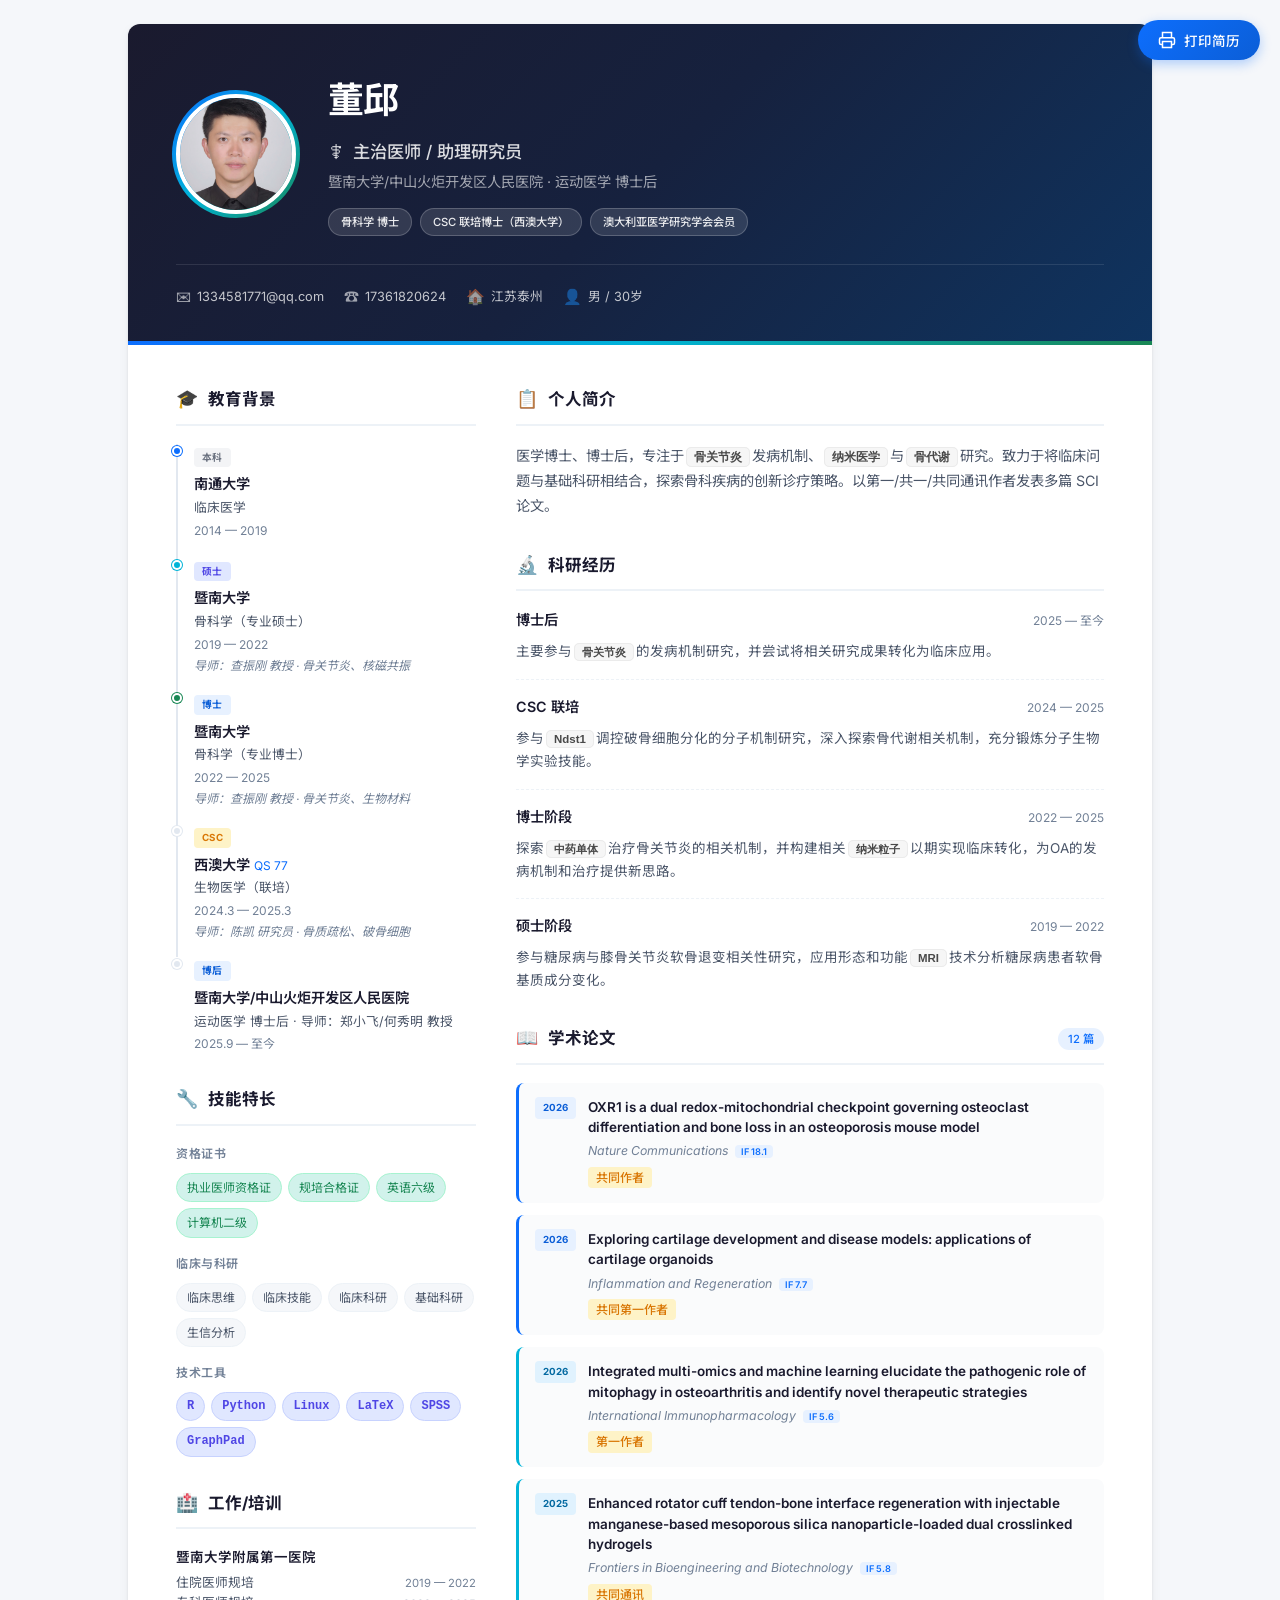
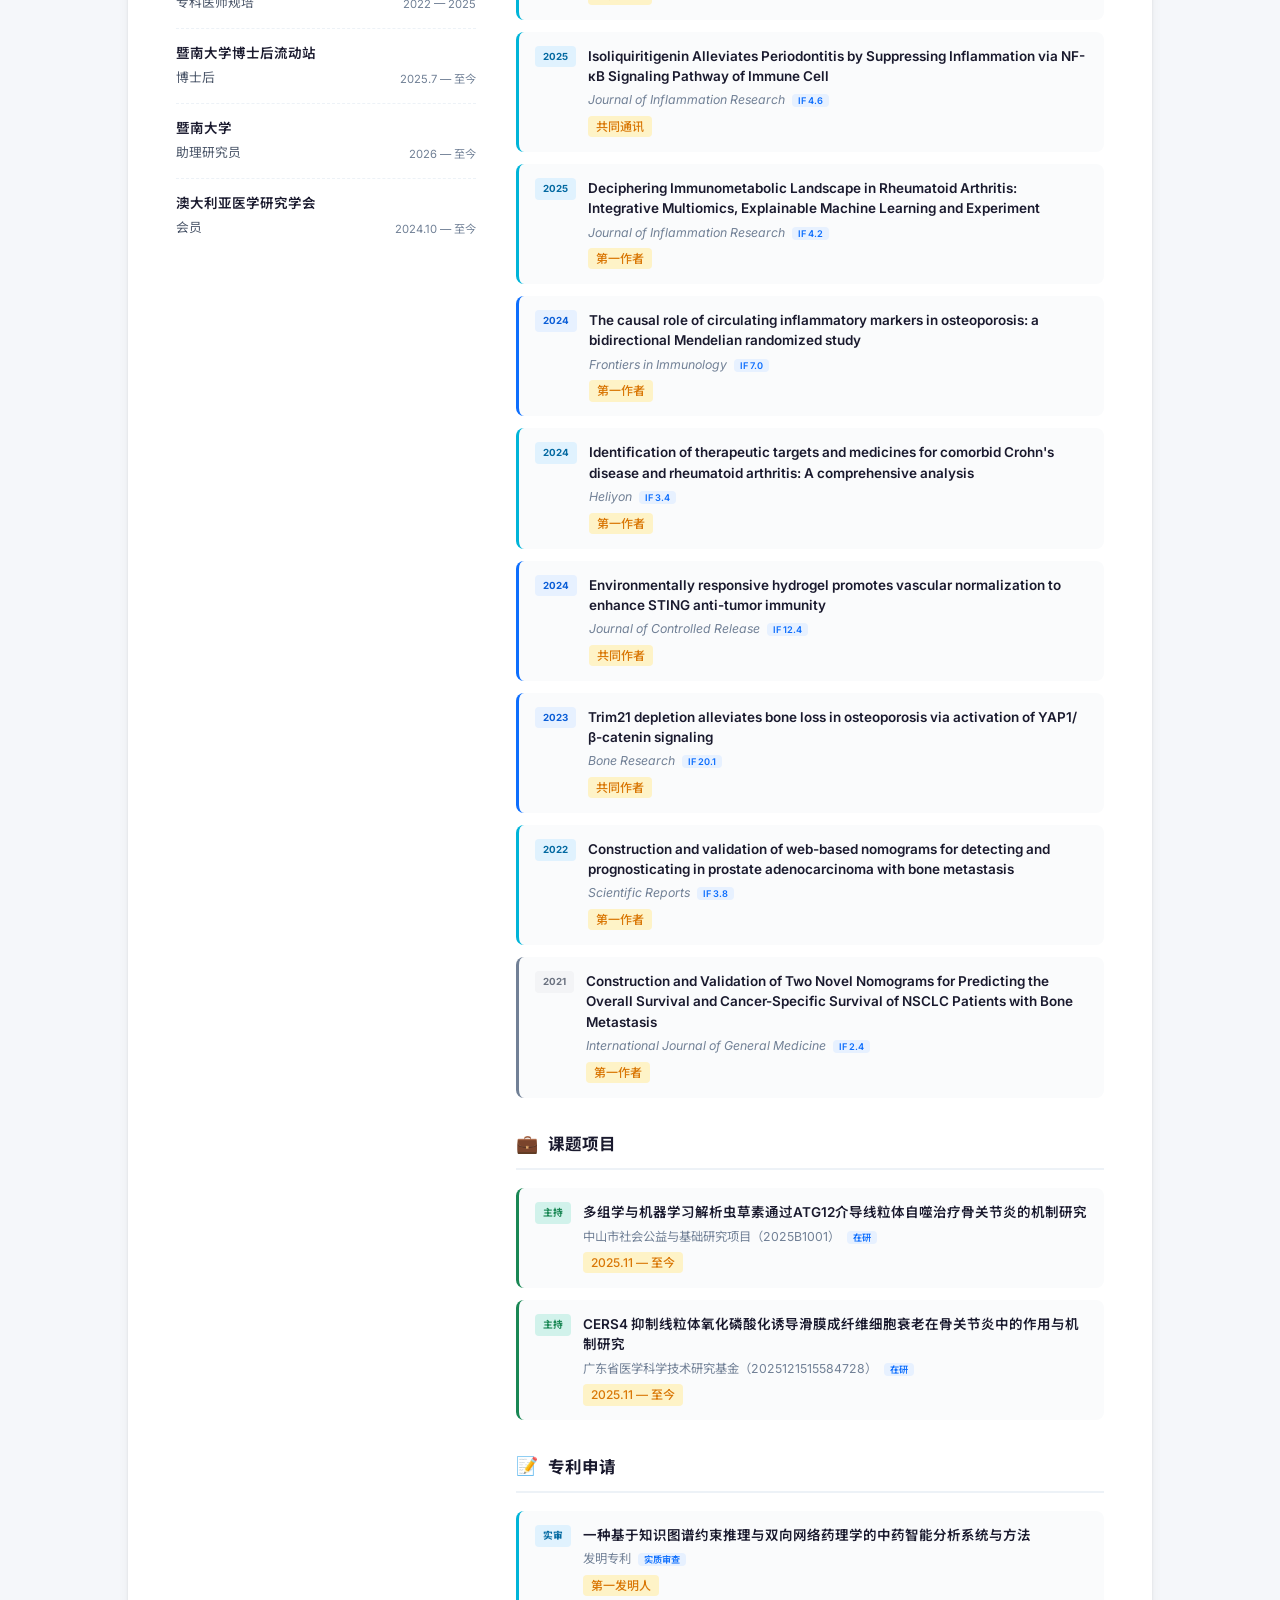
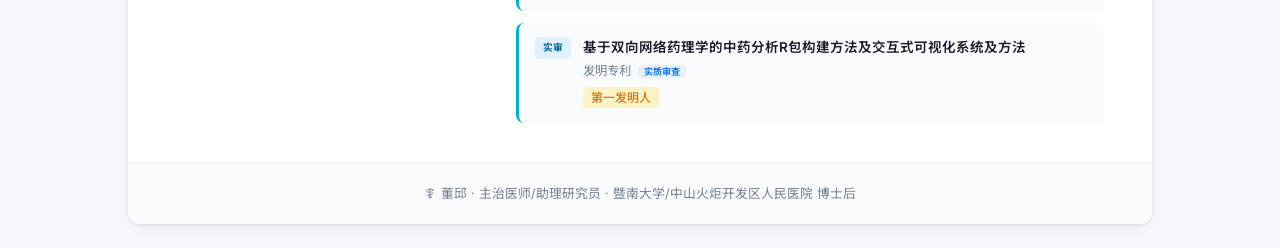
<file: index.html>
<!DOCTYPE html>
<html lang="zh-CN">
<head>
<meta charset="UTF-8">
<meta name="viewport" content="width=device-width, initial-scale=1.0">
<meta name="description" content="董邱 - 主治医师/助理研究员 · 暨南大学/中山火炬开发区人民医院 博士后 · 骨科学博士">
<title>董邱 | 主治医师/助理研究员 · 博士后 · 简历</title>
<link rel="preconnect" href="https://fonts.googleapis.com">
<link href="https://fonts.googleapis.com/css2?family=Inter:wght@300;400;500;600;700&family=Noto+Sans+SC:wght@300;400;500;600;700&display=swap" rel="stylesheet">
<link rel="stylesheet" href="assets/css/style.css">
</head>
<body>

<!-- Print Button -->
<button class="print-btn" onclick="window.print()" title="打印 / 保存为 PDF">
    <svg viewBox="0 0 24 24" width="18" height="18" fill="none" stroke="currentColor" stroke-width="2"><path d="M6 9V2h12v7"/><path d="M6 18H4a2 2 0 0 1-2-2v-5a2 2 0 0 1 2-2h16a2 2 0 0 1 2 2v5a2 2 0 0 1-2 2h-2"/><path d="M6 14h12v8H6z"/></svg>
    打印简历
</button>

<div class="resume-page">

    <!-- Header -->
    <header class="resume-header">
        <div class="header-main">
            <div class="avatar-wrap">
                <img src="images/avatar.png" alt="董邱头像" class="avatar" id="avatar">
            </div>
            <div class="header-info">
                <h1 class="name">董邱</h1>
                <p class="title"><span class="emoji">&#x2695;</span> 主治医师 / 助理研究员</p>
                <p class="subtitle">暨南大学/中山火炬开发区人民医院 · 运动医学 博士后</p>
                <div class="header-tags">
                    <span class="tag">骨科学 博士</span>
                    <span class="tag">CSC 联培博士（西澳大学）</span>
                    <span class="tag">澳大利亚医学研究学会会员</span>
                </div>
            </div>
        </div>
        <div class="header-contact">
            <a href="mailto:1334581771@qq.com" class="contact-link">
                <span class="contact-icon">&#x2709;</span> 1334581771@qq.com
            </a>
            <a href="tel:17361820624" class="contact-link">
                <span class="contact-icon">&#x260E;</span> 17361820624
            </a>
            <span class="contact-link">
                <span class="contact-icon">&#x1F3E0;</span> 江苏泰州
            </span>
            <span class="contact-link">
                <span class="contact-icon">&#x1F464;</span> 男 / 30岁
            </span>
        </div>
    </header>

    <!-- Main Content -->
    <main class="resume-body">

        <!-- Left Column -->
        <aside class="resume-left">

                        <!-- Education Summary -->
            <section class="section">
                <h2 class="section-title"><span class="title-icon">&#x1F393;</span> 教育背景</h2>
                <div class="edu-item">
                    <div class="edu-badge bachelor">本科</div>
                    <p class="edu-school">南通大学</p>
                    <p class="edu-major">临床医学</p>
                    <p class="edu-time">2014 — 2019</p>
                </div>
                <div class="edu-item">
                    <div class="edu-badge master">硕士</div>
                    <p class="edu-school">暨南大学</p>
                    <p class="edu-major">骨科学（专业硕士）</p>
                    <p class="edu-time">2019 — 2022</p>
                    <p class="edu-advisor">导师：查振刚 教授 · 骨关节炎、核磁共振</p>
                </div>
                <div class="edu-item">
                    <div class="edu-badge phd">博士</div>
                    <p class="edu-school">暨南大学</p>
                    <p class="edu-major">骨科学（专业博士）</p>
                    <p class="edu-time">2022 — 2025</p>
                    <p class="edu-advisor">导师：查振刚 教授 · 骨关节炎、生物材料</p>
                </div>
                <div class="edu-item">
                    <div class="edu-badge csc">CSC</div>
                    <p class="edu-school">西澳大学 <small>QS 77</small></p>
                    <p class="edu-major">生物医学（联培）</p>
                    <p class="edu-time">2024.3 — 2025.3</p>
                    <p class="edu-advisor">导师：陈凯 研究员 · 骨质疏松、破骨细胞</p>
                </div>
                <div class="edu-item">
                    <div class="edu-badge phd">博后</div>
                    <p class="edu-school">暨南大学/中山火炬开发区人民医院</p>
                    <p class="edu-major">运动医学 博士后 · 导师：郑小飞/何秀明 教授</p>
                    <p class="edu-time">2025.9 — 至今</p>
                </div>
            </section>

<!-- Skills -->
            <section class="section">
                <h2 class="section-title"><span class="title-icon">&#x1F527;</span> 技能特长</h2>
                <div class="skill-group">
                    <h3 class="skill-group-title">资格证书</h3>
                    <div class="skill-pills">
                        <span class="pill pill-cert">执业医师资格证</span>
                        <span class="pill pill-cert">规培合格证</span>
                        <span class="pill pill-cert">英语六级</span>
                        <span class="pill pill-cert">计算机二级</span>
                    </div>
                </div>
                <div class="skill-group">
                    <h3 class="skill-group-title">临床与科研</h3>
                    <div class="skill-pills">
                        <span class="pill">临床思维</span>
                        <span class="pill">临床技能</span>
                        <span class="pill">临床科研</span>
                        <span class="pill">基础科研</span>
                        <span class="pill">生信分析</span>
                    </div>
                </div>
                <div class="skill-group">
                    <h3 class="skill-group-title">技术工具</h3>
                    <div class="skill-pills">
                        <span class="pill pill-tech">R</span>
                        <span class="pill pill-tech">Python</span>
                        <span class="pill pill-tech">Linux</span>
                        <span class="pill pill-tech">LaTeX</span>
                        <span class="pill pill-tech">SPSS</span>
                        <span class="pill pill-tech">GraphPad</span>
                    </div>
                </div>
            </section>

            <!-- Experience Summary -->
            <section class="section">
                <h2 class="section-title"><span class="title-icon">&#x1F3E5;</span> 工作/培训</h2>
                <div class="exp-compact">
                    <p class="exp-compact-title">暨南大学附属第一医院</p>
                    <p class="exp-compact-role">住院医师规培 <span class="exp-compact-time">2019 — 2022</span></p>
                    <p class="exp-compact-role">专科医师规培 <span class="exp-compact-time">2022 — 2025</span></p>
                </div>
                <div class="exp-compact">
                    <p class="exp-compact-title">暨南大学博士后流动站</p>
                    <p class="exp-compact-role">博士后 <span class="exp-compact-time">2025.7 — 至今</span></p>
                </div>
                <div class="exp-compact">
                    <p class="exp-compact-title">暨南大学</p>
                    <p class="exp-compact-role">助理研究员 <span class="exp-compact-time">2026 — 至今</span></p>
                </div>
                <div class="exp-compact">
                    <p class="exp-compact-title">澳大利亚医学研究学会</p>
                    <p class="exp-compact-role">会员 <span class="exp-compact-time">2024.10 — 至今</span></p>
                </div>
            </section>

        </aside>

        <!-- Right Column -->
        <div class="resume-right">

            <!-- Profile -->
            <section class="section">
                <h2 class="section-title"><span class="title-icon">&#x1F4CB;</span> 个人简介</h2>
                <p class="profile-text">医学博士、博士后，专注于<strong>骨关节炎</strong>发病机制、<strong>纳米医学</strong>与<strong>骨代谢</strong>研究。致力于将临床问题与基础科研相结合，探索骨科疾病的创新诊疗策略。以第一/共一/共同通讯作者发表多篇 SCI 论文。</p>
            </section>

                        <!-- Research -->
            <section class="section">
                <h2 class="section-title"><span class="title-icon">&#x1F52C;</span> 科研经历</h2>
                <div class="research-item">
                    <div class="research-header">
                        <span class="research-stage">博士后</span>
                        <span class="research-time">2025 — 至今</span>
                    </div>
                    <p class="research-desc">主要参与<strong>骨关节炎</strong>的发病机制研究，并尝试将相关研究成果转化为临床应用。</p>
                </div>
                <div class="research-item">
                    <div class="research-header">
                        <span class="research-stage">CSC 联培</span>
                        <span class="research-time">2024 — 2025</span>
                    </div>
                    <p class="research-desc">参与<strong>Ndst1</strong>调控破骨细胞分化的分子机制研究，深入探索骨代谢相关机制，充分锻炼分子生物学实验技能。</p>
                </div>
                <div class="research-item">
                    <div class="research-header">
                        <span class="research-stage">博士阶段</span>
                        <span class="research-time">2022 — 2025</span>
                    </div>
                    <p class="research-desc">探索<strong>中药单体</strong>治疗骨关节炎的相关机制，并构建相关<strong>纳米粒子</strong>以期实现临床转化，为OA的发病机制和治疗提供新思路。</p>
                </div>
                <div class="research-item">
                    <div class="research-header">
                        <span class="research-stage">硕士阶段</span>
                        <span class="research-time">2019 — 2022</span>
                    </div>
                    <p class="research-desc">参与糖尿病与膝骨关节炎软骨退变相关性研究，应用形态和功能<strong>MRI</strong>技术分析糖尿病患者软骨基质成分变化。</p>
                </div>
            </section>

            <!-- Publications -->
            <section class="section">
                <h2 class="section-title"><span class="title-icon">&#x1F4D6;</span> 学术论文 <span class="pub-count">12 篇</span></h2>
                <div class="pub-list">
                    <div class="pub-item q1">
                        <span class="pub-rank">2026</span>
                        <div class="pub-detail">
                            <p class="pub-name">OXR1 is a dual redox-mitochondrial checkpoint governing osteoclast differentiation and bone loss in an osteoporosis mouse model</p>
                            <p class="pub-journal"><em>Nature Communications</em> <span class="pub-if">IF 18.1</span></p>
                            <p class="pub-role">共同作者</p>
                        </div>
                    </div>
                    <div class="pub-item q1">
                        <span class="pub-rank">2026</span>
                        <div class="pub-detail">
                            <p class="pub-name">Exploring cartilage development and disease models: applications of cartilage organoids</p>
                            <p class="pub-journal"><em>Inflammation and Regeneration</em> <span class="pub-if">IF 7.7</span></p>
                            <p class="pub-role">共同第一作者</p>
                        </div>
                    </div>
                    <div class="pub-item q2">
                        <span class="pub-rank">2026</span>
                        <div class="pub-detail">
                            <p class="pub-name">Integrated multi-omics and machine learning elucidate the pathogenic role of mitophagy in osteoarthritis and identify novel therapeutic strategies</p>
                            <p class="pub-journal"><em>International Immunopharmacology</em> <span class="pub-if">IF 5.6</span></p>
                            <p class="pub-role">第一作者</p>
                        </div>
                    </div>
                    <div class="pub-item q2">
                        <span class="pub-rank">2025</span>
                        <div class="pub-detail">
                            <p class="pub-name">Enhanced rotator cuff tendon-bone interface regeneration with injectable manganese-based mesoporous silica nanoparticle-loaded dual crosslinked hydrogels</p>
                            <p class="pub-journal"><em>Frontiers in Bioengineering and Biotechnology</em> <span class="pub-if">IF 5.8</span></p>
                            <p class="pub-role">共同通讯</p>
                        </div>
                    </div>
                    <div class="pub-item q2">
                        <span class="pub-rank">2025</span>
                        <div class="pub-detail">
                            <p class="pub-name">Isoliquiritigenin Alleviates Periodontitis by Suppressing Inflammation via NF-κB Signaling Pathway of Immune Cell</p>
                            <p class="pub-journal"><em>Journal of Inflammation Research</em> <span class="pub-if">IF 4.6</span></p>
                            <p class="pub-role">共同通讯</p>
                        </div>
                    </div>
                    <div class="pub-item q2">
                        <span class="pub-rank">2025</span>
                        <div class="pub-detail">
                            <p class="pub-name">Deciphering Immunometabolic Landscape in Rheumatoid Arthritis: Integrative Multiomics, Explainable Machine Learning and Experiment</p>
                            <p class="pub-journal"><em>Journal of Inflammation Research</em> <span class="pub-if">IF 4.2</span></p>
                            <p class="pub-role">第一作者</p>
                        </div>
                    </div>
                    <div class="pub-item q1">
                        <span class="pub-rank">2024</span>
                        <div class="pub-detail">
                            <p class="pub-name">The causal role of circulating inflammatory markers in osteoporosis: a bidirectional Mendelian randomized study</p>
                            <p class="pub-journal"><em>Frontiers in Immunology</em> <span class="pub-if">IF 7.0</span></p>
                            <p class="pub-role">第一作者</p>
                        </div>
                    </div>
                    <div class="pub-item q2">
                        <span class="pub-rank">2024</span>
                        <div class="pub-detail">
                            <p class="pub-name">Identification of therapeutic targets and medicines for comorbid Crohn's disease and rheumatoid arthritis: A comprehensive analysis</p>
                            <p class="pub-journal"><em>Heliyon</em> <span class="pub-if">IF 3.4</span></p>
                            <p class="pub-role">第一作者</p>
                        </div>
                    </div>
                    <div class="pub-item q1">
                        <span class="pub-rank">2024</span>
                        <div class="pub-detail">
                            <p class="pub-name">Environmentally responsive hydrogel promotes vascular normalization to enhance STING anti-tumor immunity</p>
                            <p class="pub-journal"><em>Journal of Controlled Release</em> <span class="pub-if">IF 12.4</span></p>
                            <p class="pub-role">共同作者</p>
                        </div>
                    </div>
                    <div class="pub-item q1">
                        <span class="pub-rank">2023</span>
                        <div class="pub-detail">
                            <p class="pub-name">Trim21 depletion alleviates bone loss in osteoporosis via activation of YAP1/β-catenin signaling</p>
                            <p class="pub-journal"><em>Bone Research</em> <span class="pub-if">IF 20.1</span></p>
                            <p class="pub-role">共同作者</p>
                        </div>
                    </div>
                    <div class="pub-item q2">
                        <span class="pub-rank">2022</span>
                        <div class="pub-detail">
                            <p class="pub-name">Construction and validation of web-based nomograms for detecting and prognosticating in prostate adenocarcinoma with bone metastasis</p>
                            <p class="pub-journal"><em>Scientific Reports</em> <span class="pub-if">IF 3.8</span></p>
                            <p class="pub-role">第一作者</p>
                        </div>
                    </div>
                    <div class="pub-item q3">
                        <span class="pub-rank">2021</span>
                        <div class="pub-detail">
                            <p class="pub-name">Construction and Validation of Two Novel Nomograms for Predicting the Overall Survival and Cancer-Specific Survival of NSCLC Patients with Bone Metastasis</p>
                            <p class="pub-journal"><em>International Journal of General Medicine</em> <span class="pub-if">IF 2.4</span></p>
                            <p class="pub-role">第一作者</p>
                        </div>
                    </div>
                </div>
            </section>

            <!-- Projects -->
            <section class="section">
                <h2 class="section-title"><span class="title-icon">&#x1F4BC;</span> 课题项目</h2>
                <div class="pub-list">
                    <div class="pub-item core">
                        <span class="pub-rank">主持</span>
                        <div class="pub-detail">
                            <p class="pub-name">多组学与机器学习解析虫草素通过ATG12介导线粒体自噬治疗骨关节炎的机制研究</p>
                            <p class="pub-journal">中山市社会公益与基础研究项目（2025B1001） <span class="pub-if">在研</span></p>
                            <p class="pub-role">2025.11 — 至今</p>
                        </div>
                    </div>
                    <div class="pub-item core">
                        <span class="pub-rank">主持</span>
                        <div class="pub-detail">
                            <p class="pub-name">CERS4 抑制线粒体氧化磷酸化诱导滑膜成纤维细胞衰老在骨关节炎中的作用与机制研究</p>
                            <p class="pub-journal">广东省医学科学技术研究基金（2025121515584728） <span class="pub-if">在研</span></p>
                            <p class="pub-role">2025.11 — 至今</p>
                        </div>
                    </div>
                </div>
            </section>

            <!-- Patents -->
            <section class="section">
                <h2 class="section-title"><span class="title-icon">&#x1F4DD;</span> 专利申请</h2>
                <div class="pub-list">
                    <div class="pub-item q2">
                        <span class="pub-rank">实审</span>
                        <div class="pub-detail">
                            <p class="pub-name">一种基于知识图谱约束推理与双向网络药理学的中药智能分析系统与方法</p>
                            <p class="pub-journal">发明专利 <span class="pub-if">实质审查</span></p>
                            <p class="pub-role">第一发明人</p>
                        </div>
                    </div>
                    <div class="pub-item q2">
                        <span class="pub-rank">实审</span>
                        <div class="pub-detail">
                            <p class="pub-name">基于双向网络药理学的中药分析R包构建方法及交互式可视化系统及方法</p>
                            <p class="pub-journal">发明专利 <span class="pub-if">实质审查</span></p>
                            <p class="pub-role">第一发明人</p>
                        </div>
                    </div>
                </div>
            </section>

        </div>

    </main>

    <!-- Footer -->
    <footer class="resume-footer">
        <p><span class="emoji">&#x2695;</span> 董邱 · 主治医师/助理研究员 · 暨南大学/中山火炬开发区人民医院 博士后</p>
    </footer>

</div>

<script src="assets/js/main.js"></script>
</body>
</html>
</file>
<file: assets/css/style.css>
/* ============================================
   Medical Resume - A4 Paper Style
   Inspired by wu-sili resume format
   ============================================ */

/* CSS Variables */
:root {
    --primary: #0d6efd;
    --primary-light: #e7f1ff;
    --primary-dark: #0b5ed7;
    --accent: #00b4d8;
    --medical-green: #198754;
    --medical-green-light: #d1f2eb;
    --dark: #1a1a2e;
    --text: #2d3748;
    --text-light: #4a5568;
    --text-muted: #718096;
    --border: #e2e8f0;
    --border-light: #edf2f7;
    --bg: #f5f7fa;
    --bg-card: #ffffff;
    --shadow: 0 1px 3px rgba(0,0,0,0.08), 0 4px 12px rgba(0,0,0,0.05);
    --shadow-sm: 0 1px 2px rgba(0,0,0,0.04);
    --radius: 8px;
    --radius-lg: 12px;
    --page-width: 1024px;
    --page-min-height: 1440px;
    --font-sans: 'Inter', 'Noto Sans SC', -apple-system, BlinkMacSystemFont, 'Segoe UI', sans-serif;
    --transition: 0.2s ease;
}

/* Reset */
*, *::before, *::after {
    margin: 0;
    padding: 0;
    box-sizing: border-box;
}

html {
    font-size: 15px;
    -webkit-font-smoothing: antialiased;
    -moz-osx-font-smoothing: grayscale;
}

body {
    font-family: var(--font-sans);
    color: var(--text);
    background: var(--bg);
    line-height: 1.6;
    padding: 24px 16px;
}

/* Custom Scrollbar (wu-sili style) */
::-webkit-scrollbar {
    width: 5px;
    background-color: #f1f1f1;
}
::-webkit-scrollbar-thumb {
    background-color: rgba(0, 0, 0, 0.2);
    border-radius: 50px;
}

/* Print Button */
.print-btn {
    position: fixed;
    top: 20px;
    right: 20px;
    z-index: 1000;
    display: flex;
    align-items: center;
    gap: 8px;
    padding: 10px 20px;
    background: linear-gradient(135deg, var(--primary), var(--primary-dark));
    color: white;
    border: none;
    border-radius: 100px;
    font-family: var(--font-sans);
    font-size: 0.9rem;
    font-weight: 500;
    cursor: pointer;
    box-shadow: 0 4px 12px rgba(13, 110, 253, 0.3);
    transition: all var(--transition);
}
.print-btn:hover {
    transform: translateY(-2px);
    box-shadow: 0 6px 20px rgba(13, 110, 253, 0.4);
}
.print-btn svg {
    flex-shrink: 0;
}

/* Resume Page (A4 Style) */
.resume-page {
    max-width: var(--page-width);
    min-height: var(--page-min-height);
    margin: 0 auto;
    background: var(--bg-card);
    border-radius: var(--radius-lg);
    box-shadow: var(--shadow);
    overflow: hidden;
    position: relative;
}

/* ===== Header ===== */
.resume-header {
    background: linear-gradient(135deg, #1a1a2e 0%, #16213e 50%, #0f3460 100%);
    color: white;
    padding: 48px 48px 36px;
    position: relative;
}

.resume-header::after {
    content: '';
    position: absolute;
    bottom: 0;
    left: 0;
    right: 0;
    height: 4px;
    background: linear-gradient(90deg, var(--primary), var(--accent), var(--medical-green));
}

.header-main {
    display: flex;
    align-items: center;
    gap: 32px;
    margin-bottom: 28px;
}

/* Avatar */
.avatar-wrap {
    flex-shrink: 0;
    position: relative;
}
.avatar-wrap::before {
    content: '';
    position: absolute;
    inset: -4px;
    border-radius: 50%;
    background: linear-gradient(135deg, var(--primary), var(--accent), var(--medical-green));
    z-index: 0;
}
.avatar {
    width: 120px;
    height: 120px;
    border-radius: 50%;
    object-fit: cover;
    border: 4px solid white;
    position: relative;
    z-index: 1;
    display: block;
    background: #e2e8f0;
}

.header-info {
    flex: 1;
}

.name {
    font-size: 2.4rem;
    font-weight: 700;
    letter-spacing: -0.02em;
    margin-bottom: 8px;
}

.title {
    font-size: 1.15rem;
    font-weight: 500;
    color: rgba(255,255,255,0.85);
    margin-bottom: 6px;
    display: flex;
    align-items: center;
    gap: 8px;
}

.subtitle {
    font-size: 0.95rem;
    color: rgba(255,255,255,0.6);
    margin-bottom: 14px;
}

.header-tags {
    display: flex;
    flex-wrap: wrap;
    gap: 8px;
}

.tag {
    font-size: 0.75rem;
    font-weight: 500;
    padding: 4px 12px;
    background: rgba(255,255,255,0.12);
    border: 1px solid rgba(255,255,255,0.2);
    border-radius: 100px;
    color: rgba(255,255,255,0.9);
}

/* Contact Row */
.header-contact {
    display: flex;
    flex-wrap: wrap;
    gap: 20px;
    padding-top: 20px;
    border-top: 1px solid rgba(255,255,255,0.1);
}

.contact-link {
    display: flex;
    align-items: center;
    gap: 6px;
    color: rgba(255,255,255,0.75);
    font-size: 0.85rem;
    text-decoration: none;
    transition: color var(--transition);
}
.contact-link:hover {
    color: white;
}
.contact-icon {
    font-size: 1rem;
    opacity: 0.8;
}

/* ===== Body Layout ===== */
.resume-body {
    display: flex;
    padding: 40px 48px;
    gap: 40px;
}

.resume-left {
    width: 300px;
    flex-shrink: 0;
}

.resume-right {
    flex: 1;
    min-width: 0;
}

/* ===== Section ===== */
.section + .section {
    margin-top: 32px;
}

.section-title {
    font-size: 1.1rem;
    font-weight: 700;
    color: var(--dark);
    margin-bottom: 18px;
    padding-bottom: 10px;
    border-bottom: 2px solid var(--border-light);
    display: flex;
    align-items: center;
    gap: 10px;
}

.title-icon {
    font-size: 1.2rem;
    display: inline-flex;
}

/* ===== Education (Left) ===== */
.edu-item {
    position: relative;
    padding-left: 16px;
    border-left: 2px solid var(--border);
    padding-bottom: 16px;
}
.edu-item:last-child {
    border-left-color: transparent;
    padding-bottom: 0;
}
.edu-item::before {
    content: '';
    position: absolute;
    left: -6px;
    top: 2px;
    width: 10px;
    height: 10px;
    border-radius: 50%;
    background: var(--border);
    border: 2px solid white;
    box-shadow: 0 0 0 1px var(--border);
}
.edu-item:nth-child(2)::before { background: var(--primary); box-shadow: 0 0 0 1px var(--primary); }
.edu-item:nth-child(3)::before { background: var(--accent); box-shadow: 0 0 0 1px var(--accent); }
.edu-item:nth-child(4)::before { background: var(--medical-green); box-shadow: 0 0 0 1px var(--medical-green); }

.edu-badge {
    display: inline-block;
    font-size: 0.65rem;
    font-weight: 700;
    text-transform: uppercase;
    letter-spacing: 0.05em;
    padding: 2px 8px;
    border-radius: 4px;
    margin-bottom: 6px;
}
.edu-badge.phd { background: var(--primary-light); color: var(--primary-dark); }
.edu-badge.csc { background: #fef3c7; color: #d97706; }
.edu-badge.master { background: #e0e7ff; color: #4f46e5; }
.edu-badge.bachelor { background: #f3f4f6; color: #6b7280; }

.edu-school {
    font-weight: 600;
    font-size: 0.95rem;
    color: var(--dark);
    margin-bottom: 2px;
}
.edu-school small {
    font-weight: 400;
    color: var(--primary);
    font-size: 0.8rem;
}
.edu-major {
    font-size: 0.85rem;
    color: var(--text-light);
    margin-bottom: 2px;
}
.edu-time {
    font-size: 0.8rem;
    color: var(--text-muted);
    margin-bottom: 2px;
}
.edu-advisor {
    font-size: 0.8rem;
    color: var(--text-muted);
    font-style: italic;
}

/* ===== Skills (Left) ===== */
.skill-group + .skill-group {
    margin-top: 16px;
}
.skill-group-title {
    font-size: 0.8rem;
    font-weight: 600;
    color: var(--text-muted);
    text-transform: uppercase;
    letter-spacing: 0.05em;
    margin-bottom: 10px;
}

.skill-pills {
    display: flex;
    flex-wrap: wrap;
    gap: 6px;
}

.pill {
    font-size: 0.8rem;
    padding: 4px 10px;
    background: var(--bg);
    border: 1px solid var(--border-light);
    border-radius: 100px;
    color: var(--text-light);
    transition: all var(--transition);
}
.pill:hover {
    background: var(--primary-light);
    color: var(--primary-dark);
    border-color: var(--primary-light);
}
.pill-cert {
    background: var(--medical-green-light);
    color: var(--medical-green);
    border-color: #a7f3d0;
}
.pill-tech {
    background: #e0e7ff;
    color: #4f46e5;
    border-color: #c7d2fe;
    font-family: 'SF Mono', Monaco, monospace;
    font-weight: 600;
}

/* ===== Experience Compact (Left) ===== */
.exp-compact + .exp-compact {
    margin-top: 14px;
    padding-top: 14px;
    border-top: 1px dashed var(--border-light);
}
.exp-compact-title {
    font-weight: 600;
    font-size: 0.9rem;
    color: var(--dark);
    margin-bottom: 4px;
}
.exp-compact-role {
    font-size: 0.85rem;
    color: var(--text-light);
    display: flex;
    justify-content: space-between;
    align-items: center;
}
.exp-compact-time {
    font-size: 0.75rem;
    color: var(--text-muted);
    flex-shrink: 0;
}

/* ===== Profile (Right) ===== */
.profile-text {
    font-size: 0.95rem;
    line-height: 1.75;
    color: var(--text-light);
}

/* Code block style (wu-sili inspired) */
strong {
    font-family: 'Helvetica Neue', Helvetica, 'PingFang SC', 'Microsoft YaHei', '微软雅黑', Arial, sans-serif;
    font-size: 0.85em;
    line-height: 1.2;
    font-weight: 600;
    color: #494949;
    margin: 0 2px;
    padding: 2px 7px;
    background-color: #F6F6F6;
    border-radius: 5px;
    border: 1px solid rgb(235, 235, 235);
    white-space: nowrap;
}

/* ===== Research (Right) ===== */
.research-item + .research-item {
    margin-top: 16px;
    padding-top: 16px;
    border-top: 1px dashed var(--border-light);
}
.research-header {
    display: flex;
    justify-content: space-between;
    align-items: center;
    margin-bottom: 8px;
}
.research-stage {
    font-weight: 600;
    font-size: 0.95rem;
    color: var(--dark);
}
.research-time {
    font-size: 0.8rem;
    color: var(--text-muted);
}
.research-desc {
    font-size: 0.9rem;
    color: var(--text-light);
    line-height: 1.7;
}

/* ===== Publications (Right) ===== */
.pub-count {
    font-size: 0.75rem;
    font-weight: 500;
    color: var(--primary);
    background: var(--primary-light);
    padding: 2px 10px;
    border-radius: 100px;
    margin-left: auto;
}

.pub-list {
    display: flex;
    flex-direction: column;
    gap: 12px;
}

.pub-item {
    display: flex;
    gap: 12px;
    padding: 14px 16px;
    background: #fafbfc;
    border-radius: var(--radius);
    border-left: 3px solid var(--border);
    transition: all var(--transition);
}
.pub-item:hover {
    background: #f5f7fa;
    transform: translateX(2px);
}
.pub-item.q1 { border-left-color: var(--primary); }
.pub-item.q2 { border-left-color: var(--accent); }
.pub-item.q3 { border-left-color: var(--text-muted); }
.pub-item.q4 { border-left-color: #9ca3af; }
.pub-item.core { border-left-color: var(--medical-green); }

.pub-rank {
    flex-shrink: 0;
    font-size: 0.65rem;
    font-weight: 700;
    padding: 3px 8px;
    border-radius: 4px;
    height: fit-content;
    align-self: flex-start;
}
.pub-item.q1 .pub-rank { background: var(--primary-light); color: var(--primary-dark); }
.pub-item.q2 .pub-rank { background: #e0f2fe; color: #0369a1; }
.pub-item.q3 .pub-rank { background: #f3f4f6; color: #6b7280; }
.pub-item.q4 .pub-rank { background: #f3f4f6; color: #6b7280; }
.pub-item.core .pub-rank { background: var(--medical-green-light); color: var(--medical-green); }

.pub-detail {
    flex: 1;
    min-width: 0;
}
.pub-name {
    font-size: 0.9rem;
    font-weight: 600;
    color: var(--dark);
    line-height: 1.5;
    margin-bottom: 4px;
}
.pub-journal {
    font-size: 0.82rem;
    color: var(--text-muted);
    margin-bottom: 4px;
}
.pub-if {
    font-weight: 600;
    color: var(--primary);
    background: var(--primary-light);
    padding: 1px 6px;
    border-radius: 4px;
    font-size: 0.75em;
    margin-left: 4px;
}
.pub-role {
    font-size: 0.8rem;
    font-weight: 500;
    color: #d97706;
    background: #fef3c7;
    display: inline-block;
    padding: 1px 8px;
    border-radius: 4px;
}

/* ===== Footer ===== */
.resume-footer {
    padding: 20px 48px;
    background: #fafbfc;
    border-top: 1px solid var(--border-light);
    text-align: center;
    font-size: 0.85rem;
    color: var(--text-muted);
}

/* Emoji */
.emoji {
    font-style: normal;
}

/* ============================================
   RESPONSIVE
   ============================================ */
@media screen and (max-width: 900px) {
    .resume-body {
        flex-direction: column;
        padding: 32px 24px;
        gap: 32px;
    }
    .resume-left {
        width: 100%;
    }
    .header-main {
        flex-direction: column;
        align-items: flex-start;
        gap: 20px;
    }
    .name {
        font-size: 2rem;
    }
    .header-contact {
        gap: 12px;
    }
}

/* 平板竖屏（768-1024px，如 iPad 竖屏） */
@media screen and (max-width: 1024px) {
    .resume-page {
        max-width: 100%;
    }
    .resume-header {
        padding: 40px 40px 30px;
    }
    .resume-body {
        padding: 36px 40px;
        gap: 36px;
    }
    .resume-left {
        width: 280px;
    }
}

/* 手机横屏 / 小平板（601-768px） */
@media screen and (max-width: 768px) {
    .resume-left {
        width: 240px;
    }
    .resume-body {
        gap: 28px;
        padding: 32px 28px;
    }
}

/* 手机竖屏（≤600px） */
@media screen and (max-width: 600px) {
    html {
        font-size: 14px;
    }
    body {
        padding: 0;
        background: white;
    }
    .resume-page {
        border-radius: 0;
        box-shadow: none;
    }
    .resume-header {
        padding: 32px 20px 24px;
    }
    .header-main {
        flex-direction: column;
        align-items: flex-start;
        gap: 20px;
    }
    .name {
        font-size: 1.9rem;
    }
    .title {
        font-size: 1.05rem;
    }
    .subtitle {
        font-size: 0.9rem;
    }
    .header-contact {
        flex-direction: row;
        flex-wrap: wrap;
        gap: 10px 18px;
        padding-top: 16px;
    }
    .contact-link {
        font-size: 0.85rem;
    }
    .resume-body {
        padding: 28px 20px;
        gap: 28px;
    }
    .section + .section {
        margin-top: 28px;
    }
    .edu-school {
        font-size: 0.95rem;
    }
    .edu-time {
        font-size: 0.75rem;
    }
    .edu-advisor {
        font-size: 0.75rem;
    }
    .avatar {
        width: 90px;
        height: 90px;
    }
    .print-btn {
        bottom: 16px;
        top: auto;
        right: 16px;
        padding: 8px 16px;
        font-size: 0.8rem;
    }
    .pub-name {
        font-size: 0.85rem;
    }
    .pub-journal {
        font-size: 0.78rem;
    }
    .skill-pills {
        gap: 6px;
    }
    .pill {
        font-size: 0.75rem;
        padding: 3px 10px;
    }
}

/* ============================================
   PRINT STYLES
   ============================================ */
@media print {
    body {
        background: white;
        padding: 0;
        font-size: 13px;
    }
    .print-btn {
        display: none !important;
    }
    .resume-page {
        max-width: none;
        min-height: auto;
        box-shadow: none;
        border-radius: 0;
    }
    .resume-header {
        background: linear-gradient(135deg, #1a1a2e 0%, #16213e 50%, #0f3460 100%) !important;
        -webkit-print-color-adjust: exact;
        print-color-adjust: exact;
        padding: 36px 40px 28px;
    }
    .resume-body {
        padding: 32px 40px;
        gap: 32px;
    }
    .section + .section {
        margin-top: 24px;
    }
    .pub-item {
        break-inside: avoid;
        page-break-inside: avoid;
    }
    .edu-item {
        break-inside: avoid;
        page-break-inside: avoid;
    }
    .research-item {
        break-inside: avoid;
        page-break-inside: avoid;
    }
    .exp-compact {
        break-inside: avoid;
        page-break-inside: avoid;
    }
    strong {
        -webkit-print-color-adjust: exact;
        print-color-adjust: exact;
    }
    .tag, .pill, .pill-cert, .pill-tech, .pub-rank, .pub-if, .pub-role, .edu-badge {
        -webkit-print-color-adjust: exact;
        print-color-adjust: exact;
    }
    .avatar {
        -webkit-print-color-adjust: exact;
        print-color-adjust: exact;
    }
    .resume-footer {
        -webkit-print-color-adjust: exact;
        print-color-adjust: exact;
    }
}
</file>
